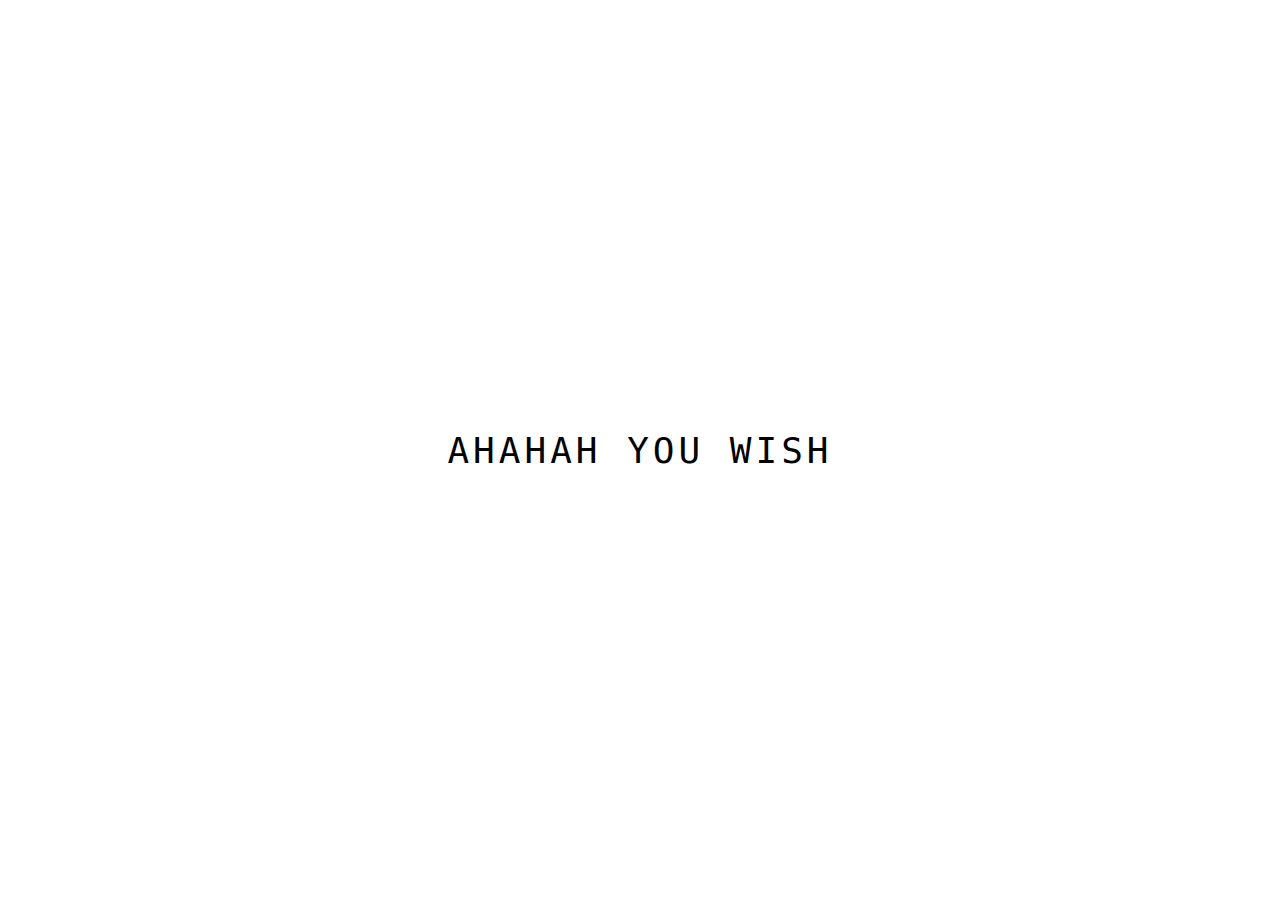
<file: log-in/index.html>
<!DOCTYPE html>
<html lang="en">
<head>
    <meta charset="UTF-8">
    <meta name="viewport" content="width=device-width, initial-scale=1.0">
    <title>Log In</title>
    <style>
        body {
            margin: 0;
            height: 100vh;
            display: flex;
            align-items: center;
            justify-content: center;
        }
        h1 {
            margin:0;
            text-align: center;
            font-family:"Red Hat Mono", "Roboto Mono", monospace;
            font-weight: 400;
            letter-spacing: 4px;
    font-size: 36px;
}
    </style>
</head>
<body>
    <h1>AHAHAH YOU WISH</h1>
</body>
</html>
</file>
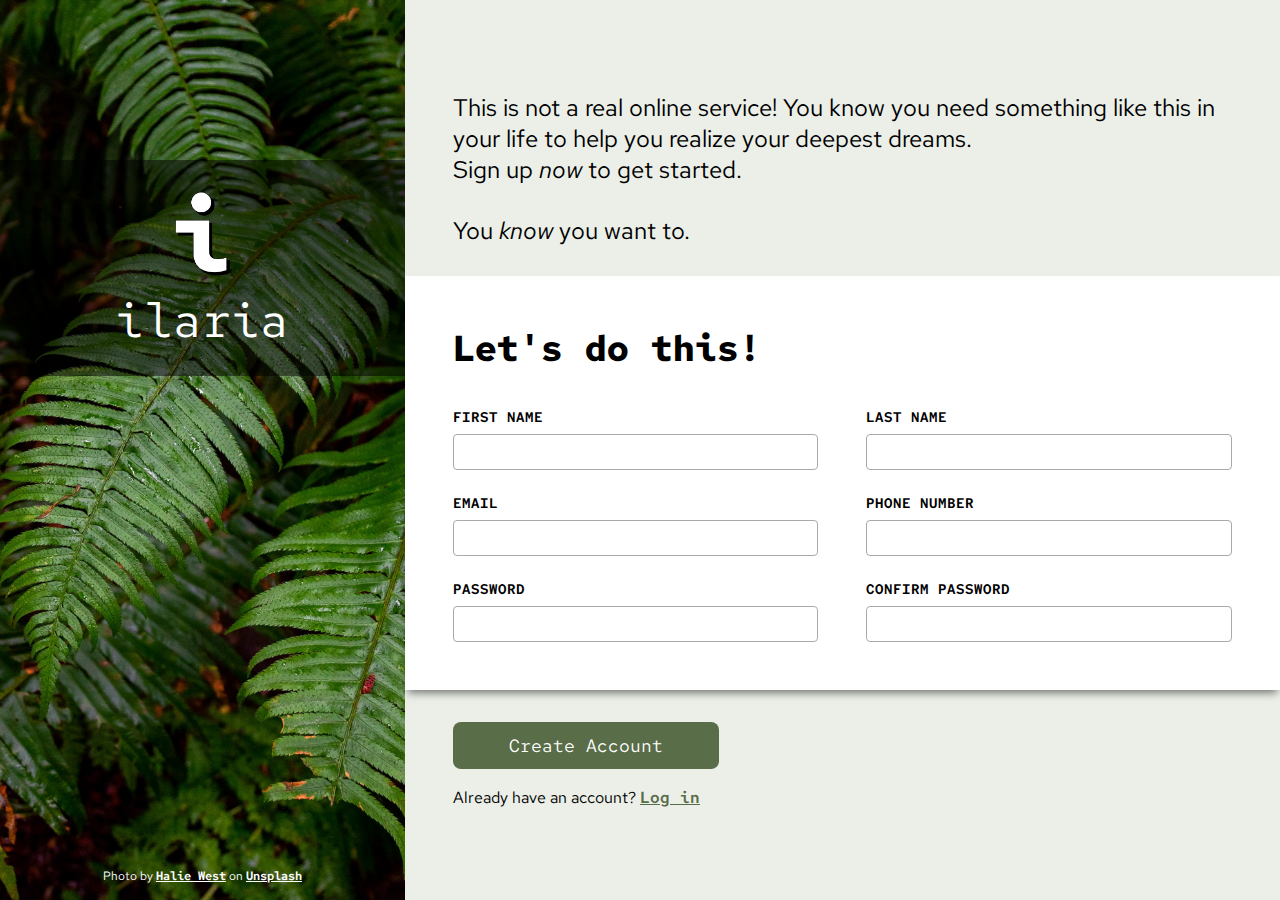
<file: sign-up/index.html>
<!DOCTYPE html>
<html lang="en">
<head>
    <meta charset="UTF-8">
    <meta name="viewport" content="width=device-width, initial-scale=1.0">
    <title>Odin Form</title>
    <link rel="stylesheet" href="stylesheet.css">
</head>
<body>
    <div id="left-side">
        <div id="logo">
            <img src="./material/icon.png" alt="white i icon">
            <span>ilaria</span>
        </div>
        <div id="credits" target="_blank">Photo by <a href="https://unsplash.com/@haliewestphoto">Halie West</a> on <a href="https://unsplash.com/" target="_blank">Unsplash</a></div>
    </div>
    <div id="right-side">
        <h2>This is not a real online service! You know you need something like this in your life to help you realize your deepest
        dreams. <br>Sign up <em>now</em> to get started.</h2>
        <h2>You <em>know</em> you want to.</h2>
        <form action="" method="post">
            <div>
                <h1>Let's do this!</h1>
                <fieldset>
                    <div>
                        <label for="first-name">First Name</label>
                        <input type="text" id="first-name" name="first-name" required>
                    </div>
                    <div>
                        <label for="last-name">Last Name</label>
                        <input type="text" id="last-name" name="last-name" required>
                    </div>
                    <div>
                        <label for="email">Email</label>
                        <input type="email" id="email" name="email" required>
                    </div>
                    <div>
                        <label for="phone-num">Phone Number</label>
                        <input type="tel" id="phone-num" name="phone-num" required>
                    </div>
                    <div>
                        <label for="password">Password</label>
                        <input type="password" id="password" name="password" required>
                    </div>
                    <div>
                        <label for="confirm-pw">Confirm Password</label>
                        <input type="password" id="confirm-pw" name="confirm-pw" required>
                    </div>
                </fieldset>
            </div>
            <button type="submit">Create Account</button>
            <span>Already have an account? <a href="/Users/ilariaciavarella/Library/CloudStorage/OneDrive-Personal/Documents/study/theOdinProject/int_html-css/odin-form/log-in/index.html">Log in</a></span>
        </form>
    </div>
</body>
</html>
</file>
<file: sign-up/stylesheet.css>
@import url('https://fonts.googleapis.com/css2?family=Red+Hat+Mono:ital,wght@0,400;0,600;1,400;1,600&family=Red+Hat+Text:ital,wght@0,400;0,600;1,400;1,600&display=swap');

:root {
    font-family: 'Red Hat Text', 'Roboto', sans-serif;
    font-size: 16px;
}

body {
    margin: 0;
    width: 100vw;
    height: 100vh;
    display: flex;
}

#left-side {
    width: 50vw;
    background-image: url(./material/halie-west-25xggax4bSA-unsplash.jpg);
    background-size: cover;
    background-position: center;
    display: flex;
    flex-direction: column;
    justify-content: space-between;
    padding: 160px 0 16px 0;
}

#logo>span {
    color: white;
    font-family: "Red Hat Mono", "Roboto Mono", monospace;
    font-size: 3rem;
}

#logo>img {
    height: calc(3rem + 56px);
}

#logo {
    display: flex;
    flex-direction: column;
    align-items: center;
    justify-content: center;
    background-color: rgba(0, 0, 0, 50%);
    padding: 24px;
}

#credits {
    color: white;
    font-size: 0.75rem;
    text-align: center;
}

#credits a {
    color: white;
}
#credits a:visited {
    color: rgb(192, 225, 130);
}


#right-side {
    display: flex;
    flex-direction: column;
    justify-content: center;
    background-color: #ebefe8;
}

h2 {
    margin: 0 48px 1.25em 48px;
    font-weight: 400;
}

h1 {
    margin: 0 0 12px 0;
    font-family:"Red Hat Mono",
        "Roboto Mono",
        monospace;
    font-size: 36px;
}

form>div {
    background-color: white;
    box-shadow: 0 6px 8px -3px rgba(0, 0, 0, 50%);
    padding: 48px;
}

fieldset {
    margin: 0;
    padding: 0;
    display: grid;
    grid-template-columns: 1fr 1fr;
    column-gap: 48px;
    border: none;
}

fieldset>div {
    margin-top: 24px;
    min-width: 25%;
    flex: auto;
    display: flex;
    flex-direction: column;
}

label {
    text-transform: uppercase;
    font-family: "Red Hat Mono", "Roboto Mono", monospace;
    font-size: 14px;
    letter-spacing: 1px;
    font-weight: 600;
    margin-bottom: 8px;
}

input {
    appearance: none;
    height: 2.25rem;
    border: 1px solid #aaa;
    border-radius: 4px;
    box-sizing: border-box;
}

input:focus {
    background-color: hsla(92, 20%, 35%, 25%);
}

button {
    margin: 32px 48px 18px;
    border: none;
    border-radius: 8px;
    background-color: #596D48;
    color: white;
    font-family: "Red Hat Mono", "Roboto Mono", monospace;
    font-size: 18px;
    padding: 12px 56px;
}

button+span {
    display: block;
    margin-left: 48px;
}

a {
    font-family: "Red Hat Mono",
        "Roboto Mono",
        monospace;
    font-weight: 600;
    color: #596D48;
}

a:visited {
    color: #ca7112;
}
</file>
